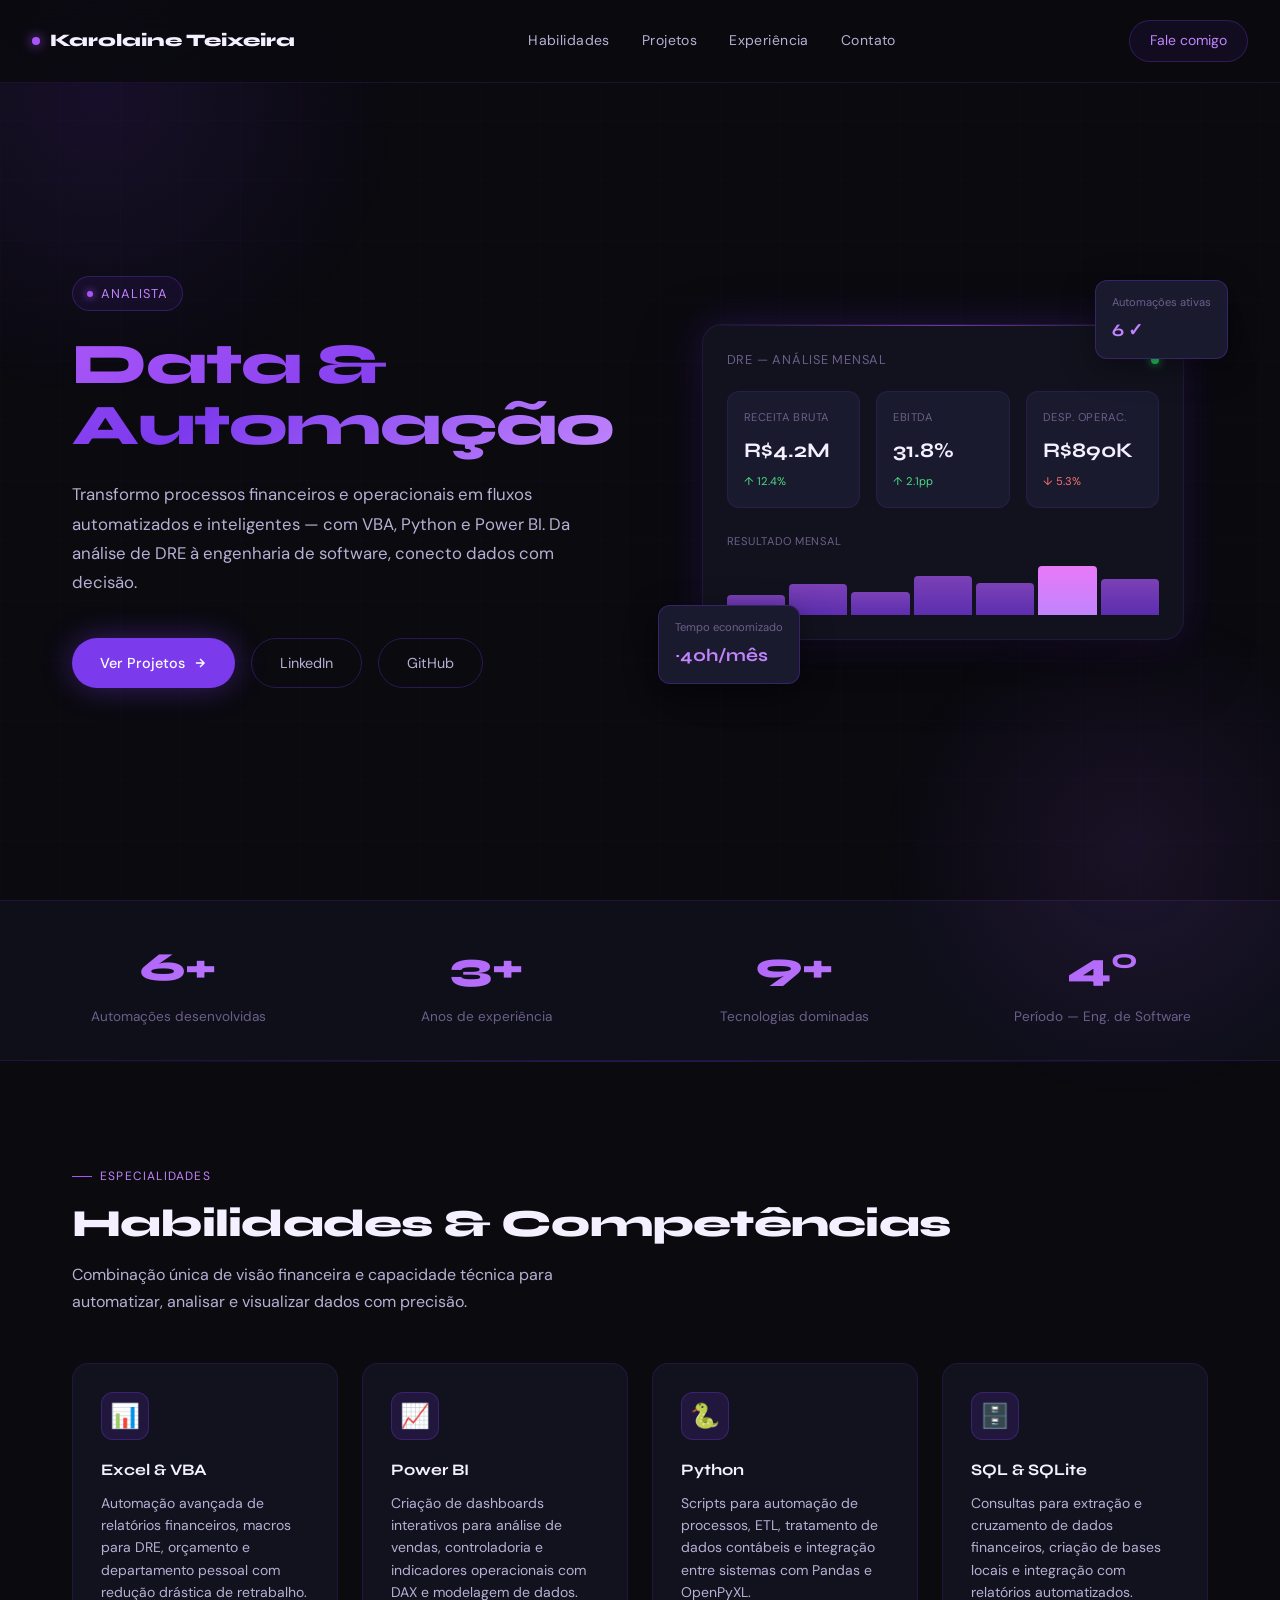
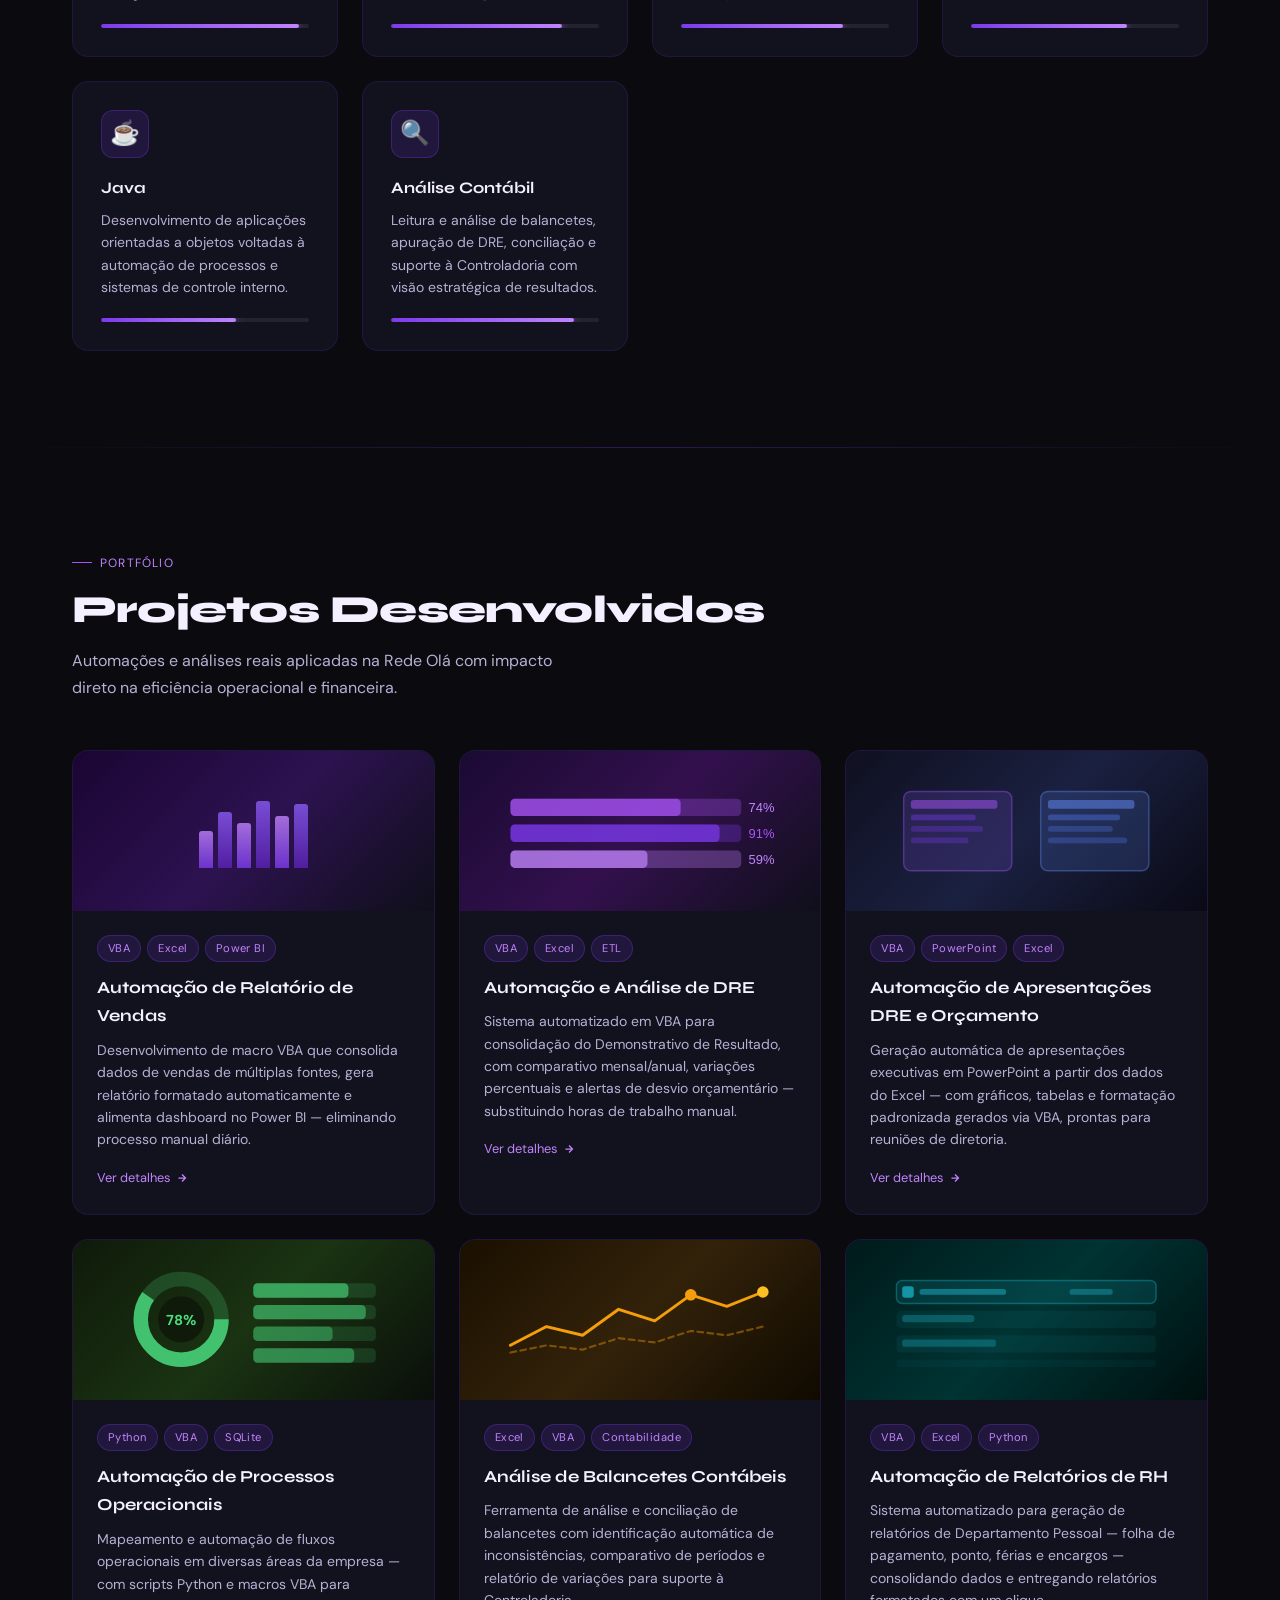
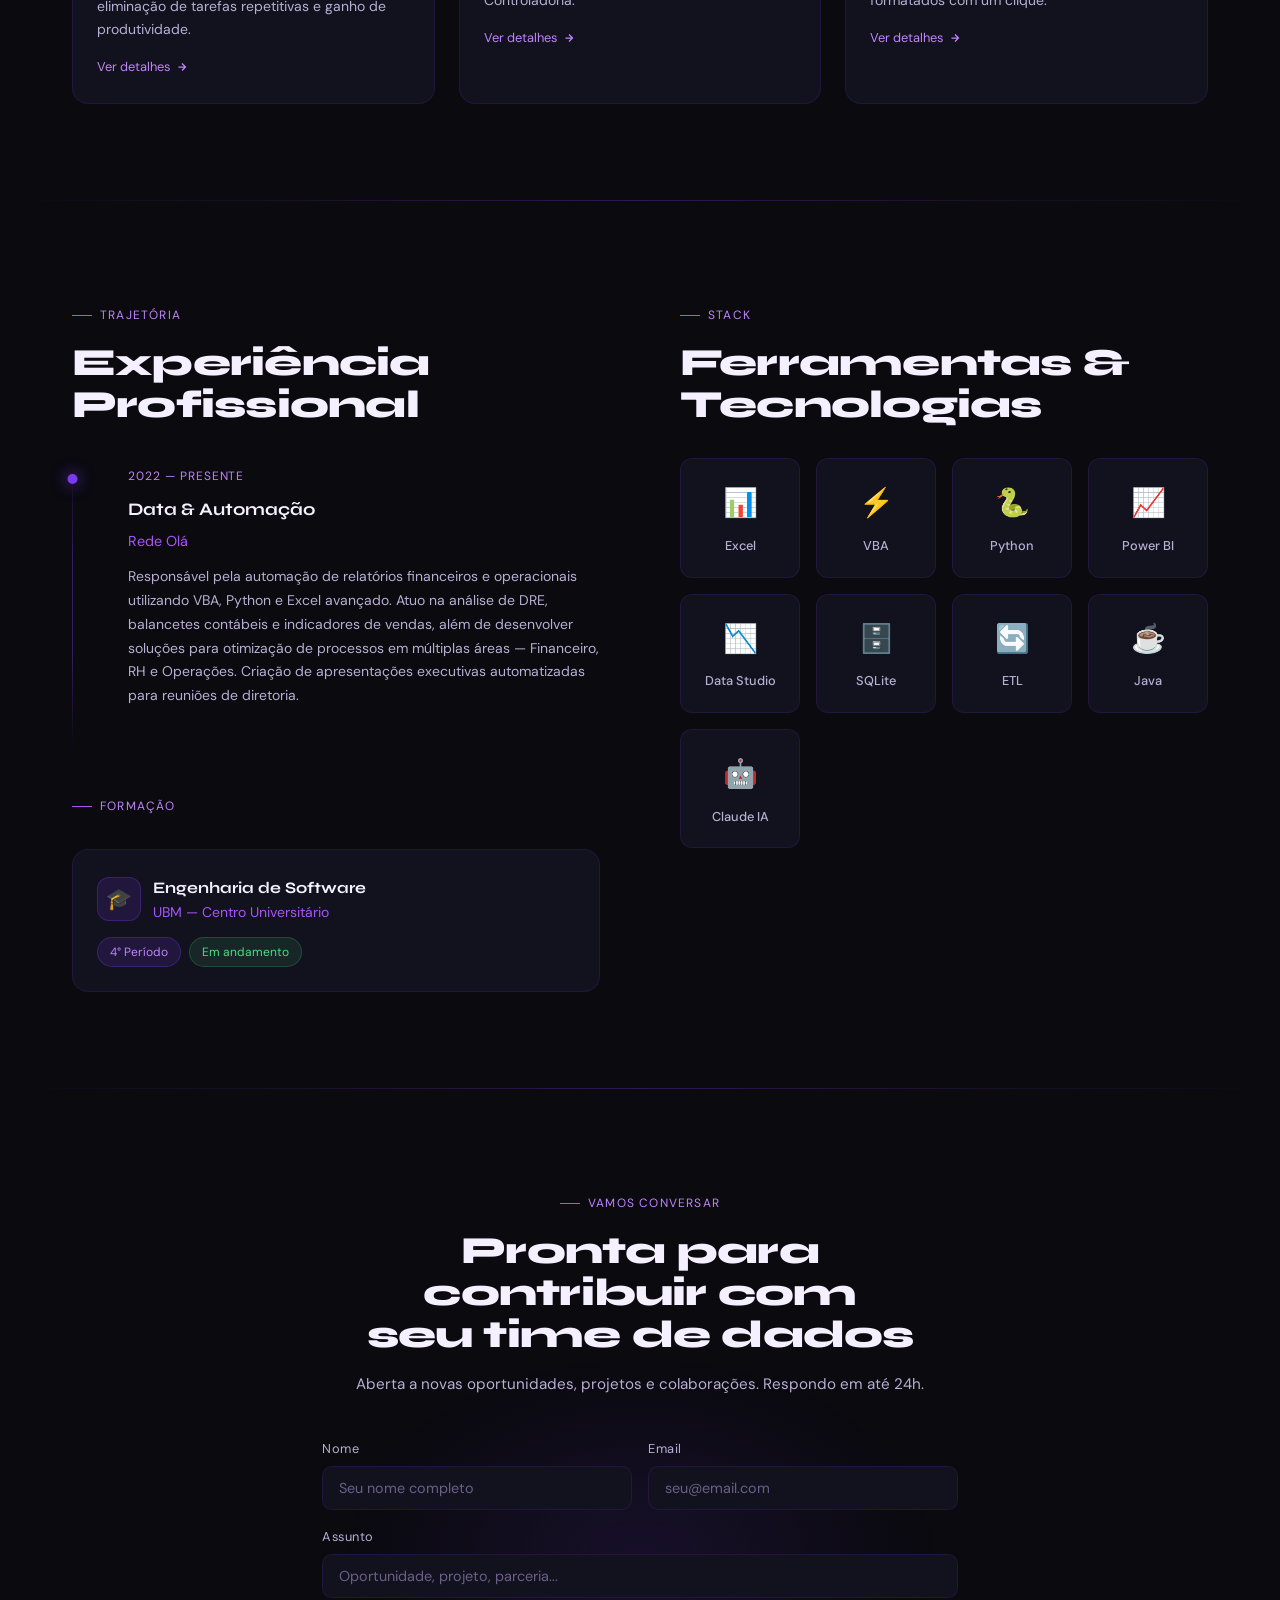
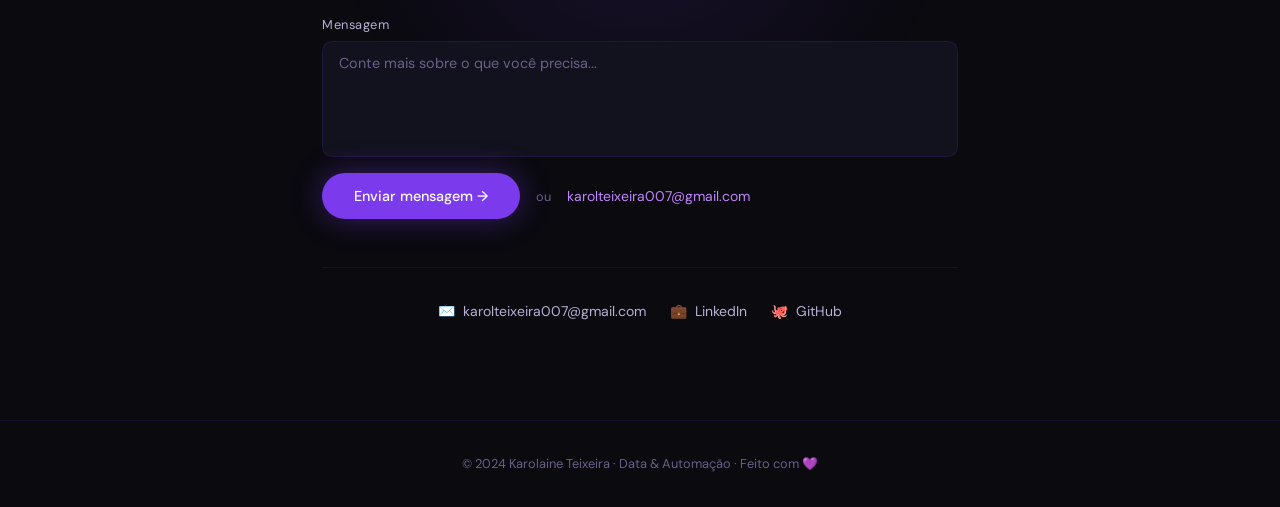
<file: portfolio-completo/index.html>
<!DOCTYPE html>
<html lang="pt-BR">
<head>
<meta charset="UTF-8">
<meta name="viewport" content="width=device-width, initial-scale=1.0">
<title>Karolaine Teixeira | Data & Automação</title>
<link href="https://fonts.googleapis.com/css2?family=Syne:wght@400;500;600;700;800&family=DM+Sans:ital,wght@0,300;0,400;0,500;1,300&display=swap" rel="stylesheet">
<link rel="stylesheet" href="css/style.css">
</head>
<body>

<div class="blob1"></div>
<div class="blob2"></div>

<nav>
  <a class="nav-logo" href="#">
    <span class="dot"></span>
    Karolaine Teixeira
  </a>
  <div class="nav-links">
    <a href="#skills">Habilidades</a>
    <a href="#projects">Projetos</a>
    <a href="#experience">Experiência</a>
    <a href="#contact">Contato</a>
  </div>
  <a href="#contact" class="nav-cta">Fale comigo</a>
</nav>

<!-- HERO -->
<section id="hero">
  <div class="hero-inner">
    <div>
      <div class="hero-badge">Analista</div>
      <h1 class="hero-title">
        <span class="highlight">Data &amp; Automação</span>
      </h1>
      <p class="hero-desc">
        Transformo processos financeiros e operacionais em fluxos automatizados e inteligentes — com VBA, Python e Power BI. Da análise de DRE à engenharia de software, conecto dados com decisão.
      </p>
      <div class="hero-actions">
        <a href="#projects" class="btn-primary">
          Ver Projetos
          <svg width="14" height="14" viewBox="0 0 24 24" fill="none" stroke="currentColor" stroke-width="2.5"><path d="M5 12h14M12 5l7 7-7 7"/></svg>
        </a>
        <a href="https://www.linkedin.com/in/karolaine-teixeira" target="_blank" class="btn-secondary">LinkedIn</a>
        <a href="https://github.com/K4rolTeixeira" target="_blank" class="btn-secondary">GitHub</a>
      </div>
    </div>

    <div class="hero-visual">
      <div style="position:relative;padding:24px">
        <div class="dashboard-card">
          <div class="dash-header">
            <span class="dash-title">DRE — Análise Mensal</span>
            <span class="dash-dot"></span>
          </div>
          <div class="kpi-row">
            <div class="kpi">
              <div class="kpi-label">Receita Bruta</div>
              <div class="kpi-value">R$4.2M</div>
              <div class="kpi-delta">↑ 12.4%</div>
            </div>
            <div class="kpi">
              <div class="kpi-label">EBITDA</div>
              <div class="kpi-value">31.8%</div>
              <div class="kpi-delta">↑ 2.1pp</div>
            </div>
            <div class="kpi">
              <div class="kpi-label">Desp. Operac.</div>
              <div class="kpi-value">R$890K</div>
              <div class="kpi-delta neg">↓ 5.3%</div>
            </div>
          </div>
          <div class="mini-chart">
            <div class="chart-label">Resultado mensal</div>
            <div class="bars">
              <div class="bar"></div><div class="bar"></div><div class="bar"></div>
              <div class="bar"></div><div class="bar"></div><div class="bar"></div><div class="bar"></div>
            </div>
          </div>
        </div>
        <div class="float-card top-right">
          <div class="float-label">Automações ativas</div>
          <div class="float-val">6 ✓</div>
        </div>
        <div class="float-card bottom-left">
          <div class="float-label">Tempo economizado</div>
          <div class="float-val">~40h/mês</div>
        </div>
      </div>
    </div>
  </div>
</section>

<!-- STATS -->
<div class="stats-bar">
  <div class="stats-inner">
    <div class="stat-item fade-up">
      <div class="stat-num">6+</div>
      <div class="stat-label">Automações desenvolvidas</div>
    </div>
    <div class="stat-item fade-up">
      <div class="stat-num">3+</div>
      <div class="stat-label">Anos de experiência</div>
    </div>
    <div class="stat-item fade-up">
      <div class="stat-num">9+</div>
      <div class="stat-label">Tecnologias dominadas</div>
    </div>
    <div class="stat-item fade-up">
      <div class="stat-num">4°</div>
      <div class="stat-label">Período — Eng. de Software</div>
    </div>
  </div>
</div>

<hr class="divider">

<!-- SKILLS -->
<section id="skills">
  <div class="section-wrap">
    <div class="section-tag">Especialidades</div>
    <h2 class="section-title">Habilidades &amp; Competências</h2>
    <p class="section-desc">Combinação única de visão financeira e capacidade técnica para automatizar, analisar e visualizar dados com precisão.</p>

    <div class="skills-grid">
      <div class="skill-card fade-up">
        <div class="skill-icon">📊</div>
        <div class="skill-name">Excel &amp; VBA</div>
        <div class="skill-desc">Automação avançada de relatórios financeiros, macros para DRE, orçamento e departamento pessoal com redução drástica de retrabalho.</div>
        <div class="skill-bar-track"><div class="skill-bar-fill" data-width="95"></div></div>
      </div>
      <div class="skill-card fade-up">
        <div class="skill-icon">📈</div>
        <div class="skill-name">Power BI</div>
        <div class="skill-desc">Criação de dashboards interativos para análise de vendas, controladoria e indicadores operacionais com DAX e modelagem de dados.</div>
        <div class="skill-bar-track"><div class="skill-bar-fill" data-width="82"></div></div>
      </div>
      <div class="skill-card fade-up">
        <div class="skill-icon">🐍</div>
        <div class="skill-name">Python</div>
        <div class="skill-desc">Scripts para automação de processos, ETL, tratamento de dados contábeis e integração entre sistemas com Pandas e OpenPyXL.</div>
        <div class="skill-bar-track"><div class="skill-bar-fill" data-width="78"></div></div>
      </div>
      <div class="skill-card fade-up">
        <div class="skill-icon">🗄️</div>
        <div class="skill-name">SQL &amp; SQLite</div>
        <div class="skill-desc">Consultas para extração e cruzamento de dados financeiros, criação de bases locais e integração com relatórios automatizados.</div>
        <div class="skill-bar-track"><div class="skill-bar-fill" data-width="75"></div></div>
      </div>
      <div class="skill-card fade-up">
        <div class="skill-icon">☕</div>
        <div class="skill-name">Java</div>
        <div class="skill-desc">Desenvolvimento de aplicações orientadas a objetos voltadas à automação de processos e sistemas de controle interno.</div>
        <div class="skill-bar-track"><div class="skill-bar-fill" data-width="65"></div></div>
      </div>
      <div class="skill-card fade-up">
        <div class="skill-icon">🔍</div>
        <div class="skill-name">Análise Contábil</div>
        <div class="skill-desc">Leitura e análise de balancetes, apuração de DRE, conciliação e suporte à Controladoria com visão estratégica de resultados.</div>
        <div class="skill-bar-track"><div class="skill-bar-fill" data-width="88"></div></div>
      </div>
    </div>
  </div>
</section>

<hr class="divider">

<!-- PROJECTS -->
<section id="projects">
  <div class="section-wrap">
    <div class="section-tag">Portfólio</div>
    <h2 class="section-title">Projetos Desenvolvidos</h2>
    <p class="section-desc">Automações e análises reais aplicadas na Rede Olá com impacto direto na eficiência operacional e financeira.</p>

    <div class="projects-grid">

      <div class="project-card fade-up">
        <div class="project-thumb">
          <div class="project-thumb-bg thumb-v1"></div>
          <div class="thumb-chart">
            <div class="tc-bar" style="height:50%"></div>
            <div class="tc-bar" style="height:75%"></div>
            <div class="tc-bar" style="height:60%"></div>
            <div class="tc-bar" style="height:90%"></div>
            <div class="tc-bar" style="height:70%"></div>
            <div class="tc-bar" style="height:85%"></div>
          </div>
        </div>
        <div class="project-info">
          <div class="project-tags"><span class="tag">VBA</span><span class="tag">Excel</span><span class="tag">Power BI</span></div>
          <div class="project-name">Automação de Relatório de Vendas</div>
          <div class="project-desc">Desenvolvimento de macro VBA que consolida dados de vendas de múltiplas fontes, gera relatório formatado automaticamente e alimenta dashboard no Power BI — eliminando processo manual diário.</div>
          <a class="project-link" href="#">Ver detalhes <svg width="12" height="12" viewBox="0 0 24 24" fill="none" stroke="currentColor" stroke-width="2.5"><path d="M5 12h14M12 5l7 7-7 7"/></svg></a>
        </div>
      </div>

      <div class="project-card fade-up">
        <div class="project-thumb">
          <div class="project-thumb-bg thumb-v3"></div>
          <svg viewBox="0 0 200 75" fill="none" xmlns="http://www.w3.org/2000/svg" style="position:relative;z-index:1;width:80%">
            <rect x="10" y="15" width="160" height="12" rx="3" fill="rgba(168,85,247,0.3)"/>
            <rect x="10" y="15" width="118" height="12" rx="3" fill="rgba(168,85,247,0.7)"/>
            <rect x="10" y="33" width="160" height="12" rx="3" fill="rgba(124,58,237,0.3)"/>
            <rect x="10" y="33" width="145" height="12" rx="3" fill="rgba(124,58,237,0.7)"/>
            <rect x="10" y="51" width="160" height="12" rx="3" fill="rgba(192,132,252,0.3)"/>
            <rect x="10" y="51" width="95" height="12" rx="3" fill="rgba(192,132,252,0.7)"/>
            <text x="175" y="24" fill="#c084fc" font-size="9" font-family="sans-serif">74%</text>
            <text x="175" y="42" fill="#a855f7" font-size="9" font-family="sans-serif">91%</text>
            <text x="175" y="60" fill="#c084fc" font-size="9" font-family="sans-serif">59%</text>
          </svg>
        </div>
        <div class="project-info">
          <div class="project-tags"><span class="tag">VBA</span><span class="tag">Excel</span><span class="tag">ETL</span></div>
          <div class="project-name">Automação e Análise de DRE</div>
          <div class="project-desc">Sistema automatizado em VBA para consolidação do Demonstrativo de Resultado, com comparativo mensal/anual, variações percentuais e alertas de desvio orçamentário — substituindo horas de trabalho manual.</div>
          <a class="project-link" href="#">Ver detalhes <svg width="12" height="12" viewBox="0 0 24 24" fill="none" stroke="currentColor" stroke-width="2.5"><path d="M5 12h14M12 5l7 7-7 7"/></svg></a>
        </div>
      </div>

      <div class="project-card fade-up">
        <div class="project-thumb">
          <div class="project-thumb-bg thumb-v4"></div>
          <svg viewBox="0 0 200 75" fill="none" xmlns="http://www.w3.org/2000/svg" style="position:relative;z-index:1;width:80%">
            <rect x="15" y="10" width="75" height="55" rx="5" fill="rgba(100,70,180,0.25)" stroke="rgba(168,85,247,0.4)" stroke-width="1"/>
            <rect x="20" y="16" width="60" height="6" rx="2" fill="rgba(168,85,247,0.5)"/>
            <rect x="20" y="26" width="45" height="4" rx="2" fill="rgba(124,58,237,0.4)"/>
            <rect x="20" y="34" width="50" height="4" rx="2" fill="rgba(124,58,237,0.3)"/>
            <rect x="20" y="42" width="40" height="4" rx="2" fill="rgba(124,58,237,0.3)"/>
            <rect x="110" y="10" width="75" height="55" rx="5" fill="rgba(70,100,180,0.25)" stroke="rgba(100,140,247,0.4)" stroke-width="1"/>
            <rect x="115" y="16" width="60" height="6" rx="2" fill="rgba(100,140,247,0.5)"/>
            <rect x="115" y="26" width="50" height="4" rx="2" fill="rgba(80,120,237,0.4)"/>
            <rect x="115" y="34" width="45" height="4" rx="2" fill="rgba(80,120,237,0.3)"/>
            <rect x="115" y="42" width="55" height="4" rx="2" fill="rgba(80,120,237,0.3)"/>
          </svg>
        </div>
        <div class="project-info">
          <div class="project-tags"><span class="tag">VBA</span><span class="tag">PowerPoint</span><span class="tag">Excel</span></div>
          <div class="project-name">Automação de Apresentações DRE e Orçamento</div>
          <div class="project-desc">Geração automática de apresentações executivas em PowerPoint a partir dos dados do Excel — com gráficos, tabelas e formatação padronizada gerados via VBA, prontas para reuniões de diretoria.</div>
          <a class="project-link" href="#">Ver detalhes <svg width="12" height="12" viewBox="0 0 24 24" fill="none" stroke="currentColor" stroke-width="2.5"><path d="M5 12h14M12 5l7 7-7 7"/></svg></a>
        </div>
      </div>

      <div class="project-card fade-up">
        <div class="project-thumb">
          <div class="project-thumb-bg thumb-v2"></div>
          <svg viewBox="0 0 200 75" fill="none" xmlns="http://www.w3.org/2000/svg" style="position:relative;z-index:1;width:80%">
            <circle cx="50" cy="37" r="28" fill="none" stroke="rgba(74,222,128,0.2)" stroke-width="10"/>
            <circle cx="50" cy="37" r="28" fill="none" stroke="rgba(74,222,128,0.8)" stroke-width="10" stroke-dasharray="105 71" stroke-dashoffset="0"/>
            <circle cx="50" cy="37" r="16" fill="#0f1a0a"/>
            <text x="50" y="41" text-anchor="middle" fill="#4ade80" font-size="10" font-weight="bold">78%</text>
            <rect x="100" y="12" width="85" height="10" rx="3" fill="rgba(74,222,128,0.15)"/>
            <rect x="100" y="12" width="66" height="10" rx="3" fill="rgba(74,222,128,0.6)"/>
            <rect x="100" y="27" width="85" height="10" rx="3" fill="rgba(74,222,128,0.15)"/>
            <rect x="100" y="27" width="78" height="10" rx="3" fill="rgba(74,222,128,0.5)"/>
            <rect x="100" y="42" width="85" height="10" rx="3" fill="rgba(74,222,128,0.15)"/>
            <rect x="100" y="42" width="55" height="10" rx="3" fill="rgba(74,222,128,0.4)"/>
            <rect x="100" y="57" width="85" height="10" rx="3" fill="rgba(74,222,128,0.15)"/>
            <rect x="100" y="57" width="70" height="10" rx="3" fill="rgba(74,222,128,0.45)"/>
          </svg>
        </div>
        <div class="project-info">
          <div class="project-tags"><span class="tag">Python</span><span class="tag">VBA</span><span class="tag">SQLite</span></div>
          <div class="project-name">Automação de Processos Operacionais</div>
          <div class="project-desc">Mapeamento e automação de fluxos operacionais em diversas áreas da empresa — com scripts Python e macros VBA para eliminação de tarefas repetitivas e ganho de produtividade.</div>
          <a class="project-link" href="#">Ver detalhes <svg width="12" height="12" viewBox="0 0 24 24" fill="none" stroke="currentColor" stroke-width="2.5"><path d="M5 12h14M12 5l7 7-7 7"/></svg></a>
        </div>
      </div>

      <div class="project-card fade-up">
        <div class="project-thumb">
          <div class="project-thumb-bg thumb-v5"></div>
          <svg viewBox="0 0 200 75" fill="none" xmlns="http://www.w3.org/2000/svg" style="position:relative;z-index:1;width:80%">
            <polyline points="10,55 35,42 60,48 85,30 110,38 135,20 160,28 185,18" stroke="#f59e0b" stroke-width="2" fill="none" stroke-linecap="round" stroke-linejoin="round"/>
            <polyline points="10,60 35,55 60,58 85,50 110,53 135,45 160,48 185,42" stroke="rgba(245,158,11,0.4)" stroke-width="1.5" fill="none" stroke-linecap="round" stroke-linejoin="round" stroke-dasharray="4,3"/>
            <circle cx="135" cy="20" r="4" fill="#f59e0b"/>
            <circle cx="185" cy="18" r="4" fill="#fbbf24"/>
          </svg>
        </div>
        <div class="project-info">
          <div class="project-tags"><span class="tag">Excel</span><span class="tag">VBA</span><span class="tag">Contabilidade</span></div>
          <div class="project-name">Análise de Balancetes Contábeis</div>
          <div class="project-desc">Ferramenta de análise e conciliação de balancetes com identificação automática de inconsistências, comparativo de períodos e relatório de variações para suporte à Controladoria.</div>
          <a class="project-link" href="#">Ver detalhes <svg width="12" height="12" viewBox="0 0 24 24" fill="none" stroke="currentColor" stroke-width="2.5"><path d="M5 12h14M12 5l7 7-7 7"/></svg></a>
        </div>
      </div>

      <div class="project-card fade-up">
        <div class="project-thumb">
          <div class="project-thumb-bg thumb-v6"></div>
          <svg viewBox="0 0 200 75" fill="none" xmlns="http://www.w3.org/2000/svg" style="position:relative;z-index:1;width:80%">
            <rect x="10" y="10" width="180" height="16" rx="4" fill="rgba(34,211,238,0.1)" stroke="rgba(34,211,238,0.3)" stroke-width="1"/>
            <rect x="14" y="14" width="8" height="8" rx="2" fill="rgba(34,211,238,0.6)"/>
            <rect x="26" y="16" width="60" height="4" rx="2" fill="rgba(34,211,238,0.4)"/>
            <rect x="130" y="16" width="30" height="4" rx="2" fill="rgba(34,211,238,0.3)"/>
            <rect x="10" y="31" width="180" height="12" rx="3" fill="rgba(34,211,238,0.06)"/>
            <rect x="14" y="34" width="50" height="5" rx="2" fill="rgba(34,211,238,0.25)"/>
            <rect x="10" y="48" width="180" height="12" rx="3" fill="rgba(34,211,238,0.06)"/>
            <rect x="14" y="51" width="65" height="5" rx="2" fill="rgba(34,211,238,0.25)"/>
            <rect x="10" y="65" width="180" height="5" rx="2" fill="rgba(34,211,238,0.04)"/>
          </svg>
        </div>
        <div class="project-info">
          <div class="project-tags"><span class="tag">VBA</span><span class="tag">Excel</span><span class="tag">Python</span></div>
          <div class="project-name">Automação de Relatórios de RH</div>
          <div class="project-desc">Sistema automatizado para geração de relatórios de Departamento Pessoal — folha de pagamento, ponto, férias e encargos — consolidando dados e entregando relatórios formatados com um clique.</div>
          <a class="project-link" href="#">Ver detalhes <svg width="12" height="12" viewBox="0 0 24 24" fill="none" stroke="currentColor" stroke-width="2.5"><path d="M5 12h14M12 5l7 7-7 7"/></svg></a>
        </div>
      </div>

    </div>
  </div>
</section>

<hr class="divider">

<!-- EXPERIENCE + TOOLS -->
<section id="experience">
  <div class="section-wrap">
    <div class="exp-grid" style="display:grid;grid-template-columns:1fr 1fr;gap:5rem;align-items:start">
      <div>
        <div class="section-tag">Trajetória</div>
        <h2 class="section-title">Experiência Profissional</h2>
        <div class="timeline" style="margin-top:2.5rem">
          <div class="timeline-item fade-up">
            <div class="timeline-date">2022 — Presente</div>
            <div class="timeline-role">Data & Automação</div>
            <div class="timeline-company">Rede Olá</div>
            <div class="timeline-desc">
              Responsável pela automação de relatórios financeiros e operacionais utilizando VBA, Python e Excel avançado. Atuo na análise de DRE, balancetes contábeis e indicadores de vendas, além de desenvolver soluções para otimização de processos em múltiplas áreas — Financeiro, RH e Operações. Criação de apresentações executivas automatizadas para reuniões de diretoria.
            </div>
          </div>
        </div>

        <div style="margin-top:2.5rem">
          <div class="section-tag">Formação</div>
          <div style="background:var(--card);border:1px solid var(--border);border-radius:16px;padding:1.5rem;margin-top:1rem">
            <div style="display:flex;align-items:center;gap:12px;margin-bottom:.75rem">
              <div style="width:44px;height:44px;border-radius:12px;background:rgba(124,58,237,.15);border:1px solid var(--border2);display:flex;align-items:center;justify-content:center;font-size:1.3rem">🎓</div>
              <div>
                <div style="font-family:'Syne',sans-serif;font-weight:700;font-size:1rem">Engenharia de Software</div>
                <div style="color:var(--purple-light);font-size:.875rem">UBM — Centro Universitário</div>
              </div>
            </div>
            <div style="display:flex;align-items:center;gap:8px">
              <span style="font-size:.75rem;padding:4px 12px;border-radius:100px;background:rgba(124,58,237,.15);border:1px solid var(--border2);color:var(--accent)">4° Período</span>
              <span style="font-size:.75rem;padding:4px 12px;border-radius:100px;background:rgba(74,222,128,.1);border:1px solid rgba(74,222,128,.2);color:#4ade80">Em andamento</span>
            </div>
          </div>
        </div>
      </div>

      <div>
        <div class="section-tag">Stack</div>
        <h2 class="section-title">Ferramentas &amp; Tecnologias</h2>
        <div class="tools-grid">
          <div class="tool-item fade-up"><div class="tool-icon">📊</div><div class="tool-name">Excel</div></div>
          <div class="tool-item fade-up"><div class="tool-icon">⚡</div><div class="tool-name">VBA</div></div>
          <div class="tool-item fade-up"><div class="tool-icon">🐍</div><div class="tool-name">Python</div></div>
          <div class="tool-item fade-up"><div class="tool-icon">📈</div><div class="tool-name">Power BI</div></div>
          <div class="tool-item fade-up"><div class="tool-icon">📉</div><div class="tool-name">Data Studio</div></div>
          <div class="tool-item fade-up"><div class="tool-icon">🗄️</div><div class="tool-name">SQLite</div></div>
          <div class="tool-item fade-up"><div class="tool-icon">🔄</div><div class="tool-name">ETL</div></div>
          <div class="tool-item fade-up"><div class="tool-icon">☕</div><div class="tool-name">Java</div></div>
          <div class="tool-item fade-up"><div class="tool-icon">🤖</div><div class="tool-name">Claude IA</div></div>
        </div>
      </div>
    </div>
  </div>
</section>

<hr class="divider">

<!-- CONTACT -->
<section id="contact">
  <div class="contact-inner">
    <div class="section-tag" style="justify-content:center">Vamos conversar</div>
    <h2 class="section-title" style="text-align:center">Pronta para contribuir com<br>seu time de dados</h2>
    <p style="color:var(--text2);margin-top:1rem;font-size:.95rem">Aberta a novas oportunidades, projetos e colaborações. Respondo em até 24h.</p>

    <form class="contact-form" onsubmit="handleSubmit(event)">
      <div class="form-row">
        <div class="form-group">
          <label class="form-label">Nome</label>
          <input class="form-input" type="text" placeholder="Seu nome completo">
        </div>
        <div class="form-group">
          <label class="form-label">Email</label>
          <input class="form-input" type="email" placeholder="seu@email.com">
        </div>
      </div>
      <div class="form-group">
        <label class="form-label">Assunto</label>
        <input class="form-input" type="text" placeholder="Oportunidade, projeto, parceria...">
      </div>
      <div class="form-group">
        <label class="form-label">Mensagem</label>
        <textarea class="form-input" rows="5" placeholder="Conte mais sobre o que você precisa..."></textarea>
      </div>
      <div style="display:flex;align-items:center;gap:1rem;flex-wrap:wrap">
        <button type="submit" class="btn-submit">Enviar mensagem →</button>
        <span style="color:var(--text3);font-size:.8rem">ou</span>
        <a href="mailto:karolteixeira007@gmail.com" style="color:var(--accent);font-size:.875rem;text-decoration:none">karolteixeira007@gmail.com</a>
      </div>
    </form>

    <div style="display:flex;justify-content:center;gap:1.5rem;margin-top:3rem;padding-top:2rem;border-top:1px solid var(--border)">
      <a href="mailto:karolteixeira007@gmail.com" style="display:flex;align-items:center;gap:8px;color:var(--text2);text-decoration:none;font-size:.875rem;transition:color .2s" onmouseover="this.style.color='var(--accent)'" onmouseout="this.style.color='var(--text2)'">
        <span>✉️</span> karolteixeira007@gmail.com
      </a>
      <a href="https://www.linkedin.com/in/karolaine-teixeira" target="_blank" style="display:flex;align-items:center;gap:8px;color:var(--text2);text-decoration:none;font-size:.875rem;transition:color .2s" onmouseover="this.style.color='var(--accent)'" onmouseout="this.style.color='var(--text2)'">
        <span>💼</span> LinkedIn
      </a>
      <a href="https://github.com/K4rolTeixeira" target="_blank" style="display:flex;align-items:center;gap:8px;color:var(--text2);text-decoration:none;font-size:.875rem;transition:color .2s" onmouseover="this.style.color='var(--accent)'" onmouseout="this.style.color='var(--text2)'">
        <span>🐙</span> GitHub
      </a>
    </div>
  </div>
</section>

<footer>
  <p>© 2024 Karolaine Teixeira · Data & Automação · Feito com 💜</p>
</footer>

<script src="js/script.js"></script>
</body>
</html>
</file>
<file: portfolio-completo/css/style.css>
:root {
    --bg: #0a0a0f;
    --bg2: #0f0f1a;
    --bg3: #141420;
    --card: #12121e;
    --card2: #1a1a2e;
    --purple: #7c3aed;
    --purple-light: #a855f7;
    --purple-glow: #9333ea;
    --purple-dim: #4c1d95;
    --accent: #c084fc;
    --text: #f4f0ff;
    --text2: #b8afd4;
    --text3: #6b5f8a;
    --border: rgba(124,58,237,0.15);
    --border2: rgba(124,58,237,0.3);
    --glow: 0 0 40px rgba(124,58,237,0.25);
  }
  * { margin:0; padding:0; box-sizing:border-box; }
  html { scroll-behavior:smooth; }
  body {
    background:var(--bg);
    color:var(--text);
    font-family:'DM Sans',sans-serif;
    font-size:16px;
    line-height:1.7;
    overflow-x:hidden;
  }
  body::before {
    content:'';
    position:fixed;
    inset:0;
    background-image:
      linear-gradient(rgba(124,58,237,0.03) 1px,transparent 1px),
      linear-gradient(90deg,rgba(124,58,237,0.03) 1px,transparent 1px);
    background-size:60px 60px;
    pointer-events:none;
    z-index:0;
  }
  .blob1 {
    position:fixed; top:-200px; left:-200px;
    width:600px; height:600px;
    background:radial-gradient(circle,rgba(124,58,237,0.12) 0%,transparent 70%);
    border-radius:50%; pointer-events:none; z-index:0;
    animation:floatBlob1 12s ease-in-out infinite;
  }
  .blob2 {
    position:fixed; bottom:-200px; right:-100px;
    width:500px; height:500px;
    background:radial-gradient(circle,rgba(168,85,247,0.1) 0%,transparent 70%);
    border-radius:50%; pointer-events:none; z-index:0;
    animation:floatBlob2 15s ease-in-out infinite;
  }
  @keyframes floatBlob1 { 0%,100%{transform:translate(0,0)} 50%{transform:translate(60px,80px)} }
  @keyframes floatBlob2 { 0%,100%{transform:translate(0,0)} 50%{transform:translate(-60px,-60px)} }
  @keyframes pulse { 0%,100%{opacity:1;transform:scale(1)} 50%{opacity:.6;transform:scale(.8)} }
  @keyframes floatCard { 0%,100%{transform:translateY(0)} 50%{transform:translateY(-12px)} }
  @keyframes growBar { from{transform:scaleY(0)} to{transform:scaleY(1)} }

  nav {
    position:fixed; top:0; left:0; right:0; z-index:100;
    padding:1.25rem 2rem;
    display:flex; align-items:center; justify-content:space-between;
    background:rgba(10,10,15,0.85);
    backdrop-filter:blur(16px);
    border-bottom:1px solid var(--border);
  }
  .nav-logo {
    font-family:'Syne',sans-serif; font-weight:800; font-size:1.1rem;
    color:var(--text); text-decoration:none;
    display:flex; align-items:center; gap:10px;
  }
  .nav-logo .dot {
    width:8px; height:8px; background:var(--purple-light); border-radius:50%;
    box-shadow:0 0 12px var(--purple-light); animation:pulse 2s ease-in-out infinite;
  }
  .nav-links { display:flex; gap:2rem; }
  .nav-links a { color:var(--text2); text-decoration:none; font-size:.875rem; letter-spacing:.03em; transition:color .2s; }
  .nav-links a:hover { color:var(--accent); }
  .nav-cta {
    padding:.5rem 1.25rem; border:1px solid var(--border2); border-radius:100px;
    color:var(--accent); text-decoration:none; font-size:.875rem;
    transition:all .2s; background:rgba(124,58,237,.08);
  }
  .nav-cta:hover { background:rgba(124,58,237,.2); border-color:var(--purple-light); box-shadow:0 0 20px rgba(124,58,237,.3); }

  section { position:relative; z-index:1; }

  /* HERO */
  #hero {
    min-height:100vh; display:flex; align-items:center;
    padding:8rem 2rem 4rem; max-width:1200px; margin:0 auto;
  }
  .hero-inner {
    display:grid; grid-template-columns:1fr 1fr;
    gap:4rem; align-items:center; width:100%;
  }
  .hero-badge {
    display:inline-flex; align-items:center; gap:8px;
    padding:6px 14px; border-radius:100px;
    border:1px solid var(--border2); background:rgba(124,58,237,.08);
    font-size:.8rem; color:var(--accent); letter-spacing:.08em;
    text-transform:uppercase; margin-bottom:1.5rem;
  }
  .hero-badge::before {
    content:''; width:6px; height:6px; background:var(--purple-light);
    border-radius:50%; box-shadow:0 0 8px var(--purple-light);
  }
  .hero-title {
    font-family:'Syne',sans-serif;
    font-size:clamp(2.2rem,4.5vw,3.6rem);
    font-weight:800; line-height:1.05;
    margin-bottom:1.5rem; letter-spacing:-.02em;
  }
  .hero-title .highlight {
    background:linear-gradient(135deg,#a855f7,#7c3aed,#c084fc);
    -webkit-background-clip:text; -webkit-text-fill-color:transparent; background-clip:text;
  }
  .hero-desc { color:var(--text2); font-size:1.05rem; line-height:1.75; margin-bottom:2.5rem; max-width:500px; }
  .hero-actions { display:flex; gap:1rem; flex-wrap:wrap; }
  .btn-primary {
    display:inline-flex; align-items:center; gap:8px;
    padding:.75rem 1.75rem; background:var(--purple); color:white;
    text-decoration:none; border-radius:100px; font-weight:500; font-size:.9rem;
    transition:all .25s; box-shadow:0 0 30px rgba(124,58,237,.4);
  }
  .btn-primary:hover { background:var(--purple-light); transform:translateY(-2px); box-shadow:0 0 50px rgba(168,85,247,.5); }
  .btn-secondary {
    display:inline-flex; align-items:center; gap:8px;
    padding:.75rem 1.75rem; border:1px solid var(--border2); color:var(--text2);
    text-decoration:none; border-radius:100px; font-size:.9rem;
    transition:all .25s; background:transparent;
  }
  .btn-secondary:hover { border-color:var(--purple-light); color:var(--accent); background:rgba(124,58,237,.08); }

  /* Hero Visual */
  .hero-visual { position:relative; }
  .dashboard-card {
    background:var(--card); border:1px solid var(--border); border-radius:20px;
    padding:1.5rem; position:relative; overflow:hidden;
    box-shadow:0 20px 60px rgba(0,0,0,.5),var(--glow);
    animation:floatCard 6s ease-in-out infinite;
  }
  .dashboard-card::before {
    content:''; position:absolute; top:0; left:0; right:0; height:1px;
    background:linear-gradient(90deg,transparent,rgba(168,85,247,.6),transparent);
  }
  .dash-header { display:flex; align-items:center; justify-content:space-between; margin-bottom:1.25rem; }
  .dash-title { font-size:.8rem; color:var(--text3); letter-spacing:.06em; text-transform:uppercase; }
  .dash-dot { width:8px; height:8px; border-radius:50%; background:#22c55e; box-shadow:0 0 8px #22c55e; }
  .kpi-row { display:grid; grid-template-columns:repeat(3,1fr); gap:1rem; margin-bottom:1.5rem; }
  .kpi { background:var(--card2); border-radius:12px; padding:1rem; border:1px solid var(--border); }
  .kpi-label { font-size:.7rem; color:var(--text3); letter-spacing:.05em; text-transform:uppercase; margin-bottom:6px; }
  .kpi-value { font-family:'Syne',sans-serif; font-size:1.3rem; font-weight:700; color:var(--text); }
  .kpi-delta { font-size:.7rem; color:#4ade80; margin-top:4px; }
  .kpi-delta.neg { color:#f87171; }
  .mini-chart { margin-top:.5rem; }
  .chart-label { font-size:.7rem; color:var(--text3); margin-bottom:8px; letter-spacing:.05em; text-transform:uppercase; }
  .bars { display:flex; align-items:flex-end; gap:4px; height:56px; }
  .bar {
    flex:1; border-radius:4px 4px 0 0;
    background:linear-gradient(to top,var(--purple),var(--purple-light));
    opacity:.7; transform-origin:bottom; animation:growBar 1s ease-out forwards;
  }
  .bar:nth-child(1){height:35%;animation-delay:.1s}
  .bar:nth-child(2){height:55%;animation-delay:.2s}
  .bar:nth-child(3){height:42%;animation-delay:.3s}
  .bar:nth-child(4){height:70%;animation-delay:.4s}
  .bar:nth-child(5){height:58%;animation-delay:.5s}
  .bar:nth-child(6){height:88%;animation-delay:.6s;background:linear-gradient(to top,var(--accent),#e879f9);opacity:1}
  .bar:nth-child(7){height:65%;animation-delay:.7s}
  .float-card {
    position:absolute; background:var(--card2); border:1px solid var(--border2);
    border-radius:12px; padding:.75rem 1rem; font-size:.8rem;
    box-shadow:0 8px 32px rgba(0,0,0,.4); backdrop-filter:blur(8px);
  }
  .float-card.top-right { top:-20px; right:-20px; animation:floatMini1 7s ease-in-out infinite; }
  .float-card.bottom-left { bottom:-20px; left:-20px; animation:floatMini2 8s ease-in-out infinite; }
  @keyframes floatMini1 { 0%,100%{transform:translate(0,0) rotate(1deg)} 50%{transform:translate(-8px,-16px) rotate(-1deg)} }
  @keyframes floatMini2 { 0%,100%{transform:translate(0,0) rotate(-1deg)} 50%{transform:translate(8px,-12px) rotate(1deg)} }
  .float-label { color:var(--text3); font-size:.7rem; margin-bottom:4px; }
  .float-val { font-family:'Syne',sans-serif; font-weight:700; color:var(--accent); font-size:1.1rem; }

  /* STATS */
  .stats-bar { border-top:1px solid var(--border); border-bottom:1px solid var(--border); background:var(--bg2); padding:2rem; }
  .stats-inner { max-width:1200px; margin:0 auto; display:grid; grid-template-columns:repeat(4,1fr); gap:2rem; }
  .stat-item { text-align:center; }
  .stat-num {
    font-family:'Syne',sans-serif; font-size:2.5rem; font-weight:800;
    background:linear-gradient(135deg,var(--purple-light),var(--accent));
    -webkit-background-clip:text; -webkit-text-fill-color:transparent; background-clip:text;
  }
  .stat-label { color:var(--text3); font-size:.85rem; margin-top:4px; }

  /* SECTION */
  .section-wrap { max-width:1200px; margin:0 auto; padding:6rem 2rem; }
  .section-tag {
    display:inline-flex; align-items:center; gap:8px;
    font-size:.75rem; color:var(--accent); letter-spacing:.1em; text-transform:uppercase; margin-bottom:1rem;
  }
  .section-tag::before { content:''; display:block; width:20px; height:1px; background:var(--purple-light); }
  .section-title {
    font-family:'Syne',sans-serif; font-size:clamp(1.75rem,3vw,2.5rem);
    font-weight:800; line-height:1.1; letter-spacing:-.02em; margin-bottom:1rem;
  }
  .section-desc { color:var(--text2); font-size:1rem; max-width:520px; margin-bottom:3rem; }

  /* SKILLS */
  .skills-grid { display:grid; grid-template-columns:repeat(auto-fit,minmax(260px,1fr)); gap:1.5rem; }
  .skill-card {
    background:var(--card); border:1px solid var(--border); border-radius:16px;
    padding:1.75rem; position:relative; overflow:hidden; transition:all .3s;
  }
  .skill-card:hover { border-color:var(--border2); transform:translateY(-4px); box-shadow:0 20px 40px rgba(0,0,0,.3),0 0 30px rgba(124,58,237,.15); }
  .skill-card::after {
    content:''; position:absolute; top:0; left:0; right:0; height:2px;
    background:linear-gradient(90deg,transparent,var(--purple),transparent);
    opacity:0; transition:opacity .3s;
  }
  .skill-card:hover::after { opacity:1; }
  .skill-icon { width:48px; height:48px; border-radius:12px; background:rgba(124,58,237,.15); border:1px solid var(--border2); display:flex; align-items:center; justify-content:center; font-size:1.5rem; margin-bottom:1rem; }
  .skill-name { font-family:'Syne',sans-serif; font-size:1rem; font-weight:700; margin-bottom:.5rem; }
  .skill-desc { color:var(--text2); font-size:.875rem; line-height:1.6; margin-bottom:1.25rem; }
  .skill-bar-track { height:4px; background:rgba(255,255,255,.07); border-radius:100px; overflow:hidden; }
  .skill-bar-fill {
    height:100%; border-radius:100px;
    background:linear-gradient(90deg,var(--purple),var(--accent));
    width:0%; transition:width 1.2s cubic-bezier(.23,1,.32,1);
    box-shadow:0 0 8px var(--purple-light);
  }

  /* PROJECTS */
  .projects-grid { display:grid; grid-template-columns:repeat(auto-fit,minmax(320px,1fr)); gap:1.5rem; }
  .project-card {
    background:var(--card); border:1px solid var(--border); border-radius:16px;
    overflow:hidden; transition:all .3s; cursor:pointer;
  }
  .project-card:hover { border-color:var(--purple); transform:translateY(-4px); box-shadow:0 20px 50px rgba(0,0,0,.4),0 0 30px rgba(124,58,237,.2); }
  .project-thumb { height:160px; position:relative; overflow:hidden; display:flex; align-items:center; justify-content:center; }
  .project-thumb-bg { position:absolute; inset:0; }
  .thumb-v1 { background:linear-gradient(135deg,#1a0533 0%,#2d1250 50%,#0f0f1a 100%); }
  .thumb-v2 { background:linear-gradient(135deg,#0f1a0a 0%,#1a3312 50%,#0a0f0a 100%); }
  .thumb-v3 { background:linear-gradient(135deg,#1a0a33 0%,#33104d 50%,#0f0f1a 100%); }
  .thumb-v4 { background:linear-gradient(135deg,#0f1020 0%,#1a2040 50%,#0a0a15 100%); }
  .thumb-v5 { background:linear-gradient(135deg,#1a1000 0%,#33220a 50%,#0f0a00 100%); }
  .thumb-v6 { background:linear-gradient(135deg,#001a1a 0%,#003333 50%,#000f0f 100%); }
  .thumb-chart { position:relative; z-index:1; display:flex; align-items:flex-end; gap:5px; height:75px; padding:0 1.5rem; }
  .tc-bar { width:14px; border-radius:3px 3px 0 0; background:linear-gradient(to top,var(--purple),var(--accent)); opacity:.8; }
  .tc-bar:nth-child(2n) { background:linear-gradient(to top,#5b21b6,#8b5cf6); }
  .project-info { padding:1.5rem; }
  .project-tags { display:flex; flex-wrap:wrap; gap:6px; margin-bottom:.75rem; }
  .tag { font-size:.7rem; padding:3px 10px; border-radius:100px; background:rgba(124,58,237,.15); border:1px solid var(--border2); color:var(--accent); letter-spacing:.04em; }
  .project-name { font-family:'Syne',sans-serif; font-size:1.05rem; font-weight:700; margin-bottom:.5rem; }
  .project-desc { color:var(--text2); font-size:.875rem; line-height:1.6; }
  .project-link { display:inline-flex; align-items:center; gap:6px; margin-top:1rem; font-size:.8rem; color:var(--accent); text-decoration:none; transition:gap .2s; }
  .project-link:hover { gap:10px; }

  /* EXPERIENCE */
  .timeline { position:relative; padding-left:1.5rem; }
  .timeline::before {
    content:''; position:absolute; top:0; bottom:0; left:0; width:1px;
    background:linear-gradient(to bottom,transparent,var(--purple),var(--purple),transparent); opacity:.4;
  }
  .timeline-item { position:relative; padding-bottom:2.5rem; padding-left:2rem; }
  .timeline-item::before {
    content:''; position:absolute; left:-1.5rem; top:8px;
    width:10px; height:10px; background:var(--purple);
    border-radius:50%; box-shadow:0 0 16px var(--purple);
    transform:translateX(calc(-50% + .5px));
  }
  .timeline-date { font-size:.75rem; color:var(--accent); letter-spacing:.08em; text-transform:uppercase; margin-bottom:.5rem; }
  .timeline-role { font-family:'Syne',sans-serif; font-size:1.1rem; font-weight:700; margin-bottom:.25rem; }
  .timeline-company { color:var(--purple-light); font-size:.9rem; margin-bottom:.75rem; }
  .timeline-desc { color:var(--text2); font-size:.875rem; line-height:1.7; }

  /* TOOLS */
  .tools-grid { display:grid; grid-template-columns:repeat(auto-fit,minmax(120px,1fr)); gap:1rem; margin-top:2rem; }
  .tool-item { background:var(--card); border:1px solid var(--border); border-radius:12px; padding:1.25rem; text-align:center; transition:all .25s; }
  .tool-item:hover { border-color:var(--border2); background:var(--card2); transform:translateY(-2px); box-shadow:0 8px 24px rgba(0,0,0,.3); }
  .tool-icon { font-size:1.75rem; margin-bottom:.5rem; }
  .tool-name { font-size:.8rem; color:var(--text2); font-weight:500; }

  /* CONTACT */
  #contact { position:relative; overflow:hidden; }
  #contact::before {
    content:''; position:absolute; top:50%; left:50%;
    transform:translate(-50%,-50%); width:600px; height:400px;
    background:radial-gradient(ellipse,rgba(124,58,237,.12) 0%,transparent 70%); pointer-events:none;
  }
  .contact-inner { max-width:700px; margin:0 auto; text-align:center; padding:6rem 2rem; position:relative; }
  .contact-form { display:flex; flex-direction:column; gap:1rem; margin-top:2.5rem; text-align:left; }
  .form-row { display:grid; grid-template-columns:1fr 1fr; gap:1rem; }
  .form-group { display:flex; flex-direction:column; gap:6px; }
  .form-label { font-size:.8rem; color:var(--text2); letter-spacing:.04em; }
  .form-input {
    background:var(--card); border:1px solid var(--border); border-radius:10px;
    padding:.75rem 1rem; color:var(--text); font-family:'DM Sans',sans-serif;
    font-size:.9rem; transition:all .2s; outline:none; resize:none;
  }
  .form-input:focus { border-color:var(--purple); box-shadow:0 0 0 3px rgba(124,58,237,.15); background:var(--card2); }
  .form-input::placeholder { color:var(--text3); }
  .btn-submit {
    padding:.875rem 2rem; background:var(--purple); color:white; border:none;
    border-radius:100px; font-family:'DM Sans',sans-serif; font-size:.9rem; font-weight:500;
    cursor:pointer; transition:all .25s; box-shadow:0 0 30px rgba(124,58,237,.4); align-self:flex-start;
  }
  .btn-submit:hover { background:var(--purple-light); transform:translateY(-2px); box-shadow:0 0 50px rgba(168,85,247,.5); }

  footer { border-top:1px solid var(--border); padding:2rem; text-align:center; color:var(--text3); font-size:.8rem; position:relative; z-index:1; }
  footer a { color:var(--accent); text-decoration:none; }

  .fade-up { opacity:0; transform:translateY(30px); transition:opacity .7s ease,transform .7s ease; }
  .fade-up.visible { opacity:1; transform:translateY(0); }
  .divider { border:none; height:1px; background:linear-gradient(90deg,transparent,var(--border2),transparent); margin:0; }

  @media(max-width:768px){
    .hero-inner{grid-template-columns:1fr;gap:3rem}
    .hero-visual{display:none}
    .form-row{grid-template-columns:1fr}
    .stats-inner{grid-template-columns:repeat(2,1fr)}
    nav{padding:1rem}
    .nav-links{display:none}
    .exp-grid{grid-template-columns:1fr!important}
  }
</file>
